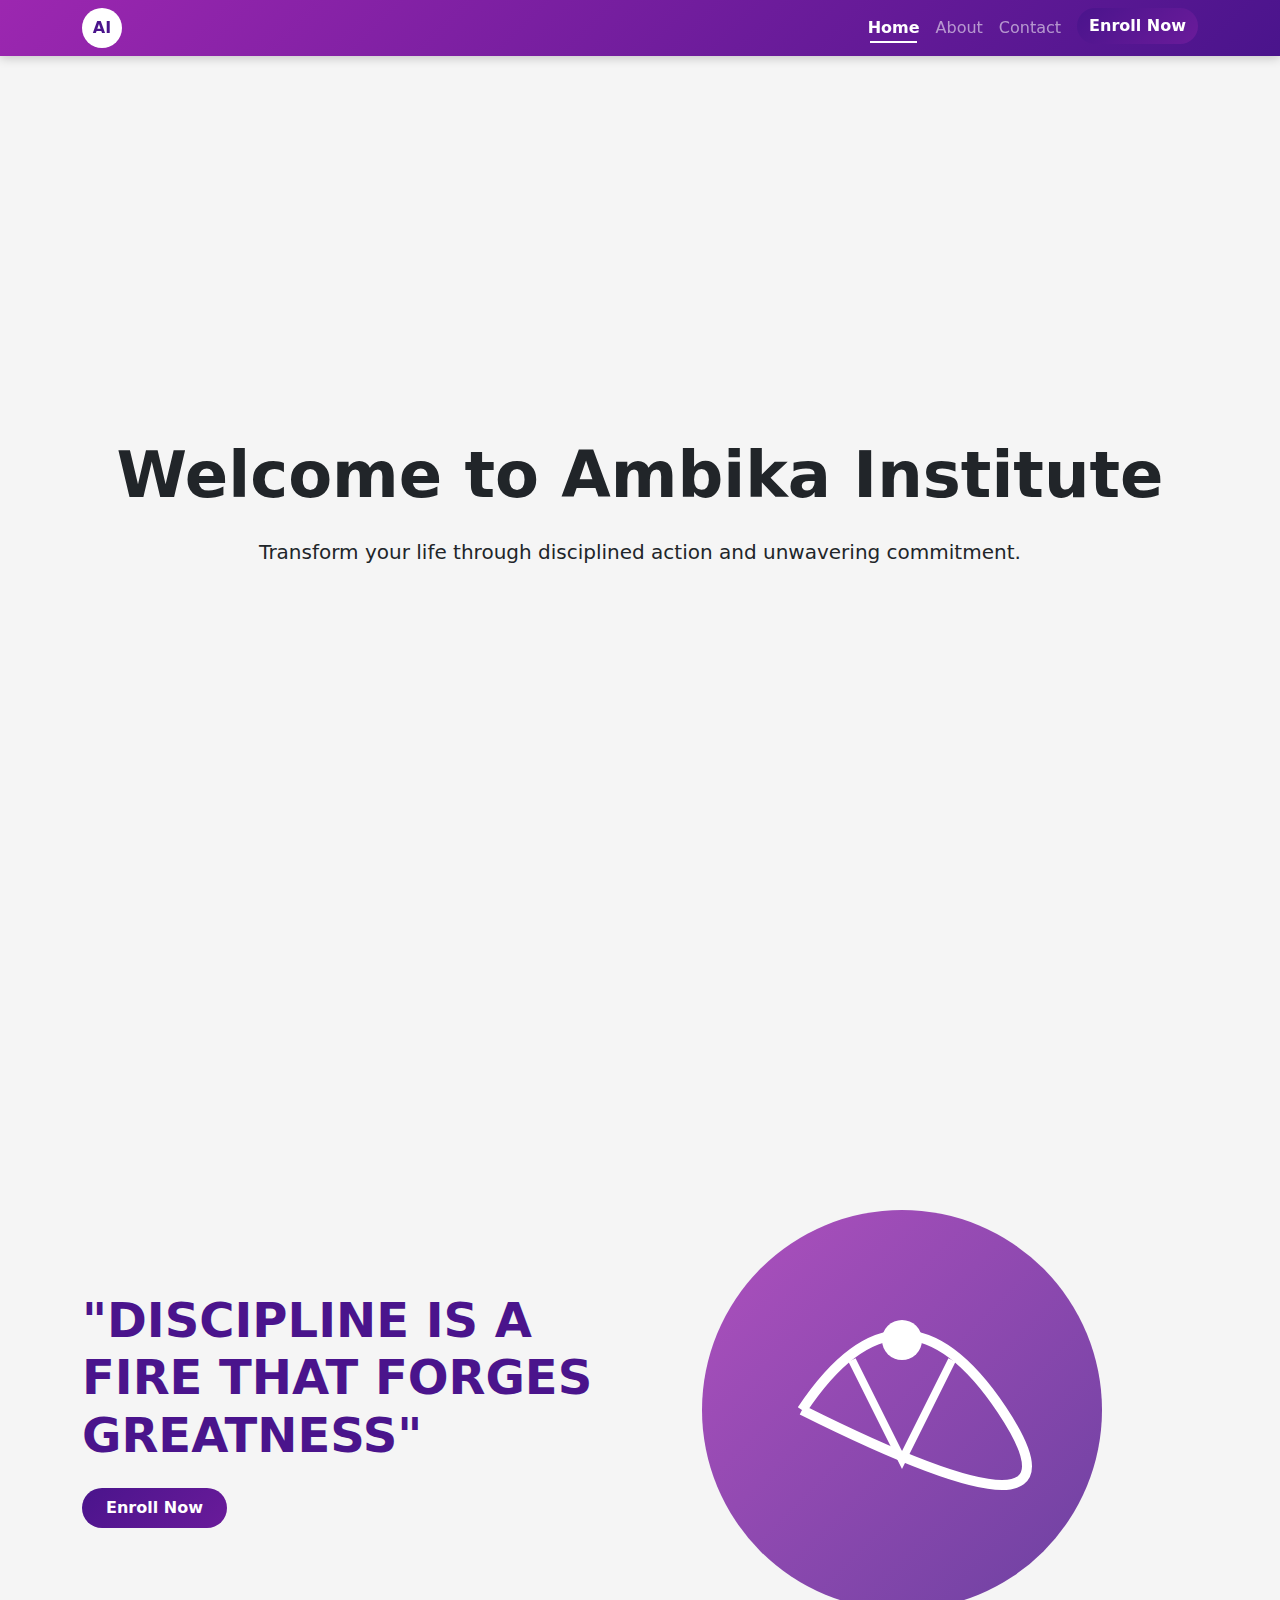
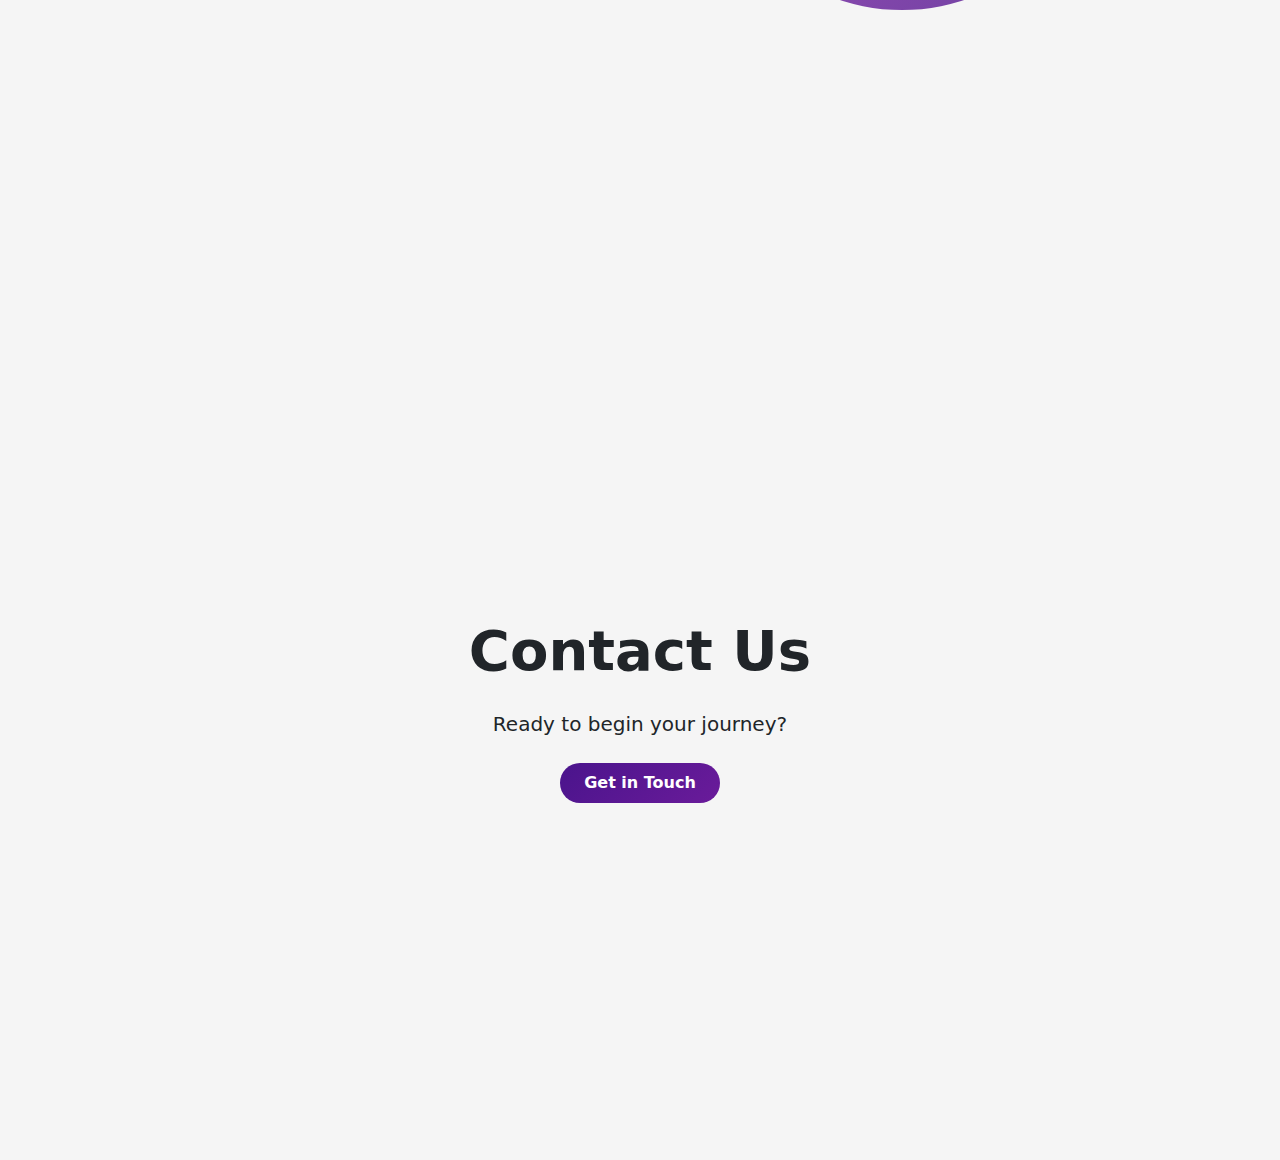
<file: index.html>
<!DOCTYPE html>
<html lang="en">
<head>
    <meta charset="UTF-8">
    <meta name="viewport" content="width=device-width, initial-scale=1.0">
    <title>Ambika Institute</title>
    <!-- Bootstrap CSS -->
    <link href="https://cdn.jsdelivr.net/npm/bootstrap@5.3.2/dist/css/bootstrap.min.css" rel="stylesheet">
    <!-- Custom CSS -->
    <link rel="stylesheet" href="style.css">
</head>
<body>
    <nav class="navbar navbar-expand-lg navbar-dark navbar-custom fixed-top">
        <div class="container">
            <a href="index.html" class="logo-link"> <!-- Added link wrapper -->
            <div class="logo">AI</div>
        </a>
            <button class="navbar-toggler" type="button" data-bs-toggle="offcanvas" data-bs-target="#mobileMenu">
                <span class="navbar-toggler-icon"></span>
            </button>
            <div class="collapse navbar-collapse" id="navbarNav">
                <ul class="navbar-nav ms-auto">
                    <li class="nav-item"><a class="nav-link" href="#home">Home</a></li>
                    <li class="nav-item"><a class="nav-link" href="#about">About</a></li>
                    <li class="nav-item"><a class="nav-link" href="#contact">Contact</a></li>
                    <li class="nav-item ms-lg-2"><a href="enroll.html" class="btn btn-enroll">Enroll Now</a></li>
                </ul>
            </div>
        </div>
    </nav>

    <div class="offcanvas offcanvas-start text-bg-dark" tabindex="-1" id="mobileMenu">
        <div class="offcanvas-header">
            <h5 class="offcanvas-title">Menu</h5>
            <button type="button" class="btn-close btn-close-white" data-bs-dismiss="offcanvas"></button>
        </div>
        <div class="offcanvas-body">
            <ul class="navbar-nav">
                <li class="nav-item"><a class="nav-link" href="#home" data-bs-dismiss="offcanvas">Home</a></li>
                <li class="nav-item"><a class="nav-link" href="#about" data-bs-dismiss="offcanvas">About</a></li>
                <li class="nav-item"><a class="nav-link" href="contact.html" data-bs-dismiss="offcanvas">Contact</a></li>
                <li class="nav-item mt-3"><a href="enroll.html" id="enrollMobileBtn" class="btn btn-enroll w-100">Enroll Now</a></li>
            </ul>
        </div>
    </div>

    <main>
        <section id="home" class="section">
            <div class="container text-center">
                <h1 class="display-3 fw-bold mb-4">Welcome to Ambika Institute</h1>
                <p class="lead">Transform your life through disciplined action and unwavering commitment.</p>
            </div>
        </section>

        <section id="about" class="section">
            <div class="container">
                <div class="row align-items-center">
                    <div class="col-lg-6 mb-4 mb-lg-0">
                        <p class="quote mb-4">"DISCIPLINE IS A FIRE THAT FORGES GREATNESS"</p>
                        <a href="enroll.html" class="btn btn-enroll px-4 py-2">Enroll Now</a>
                    </div>
                    <div class="col-lg-6">
                        <svg class="about-svg" viewBox="0 0 500 500" xmlns="http://www.w3.org/2000/svg">
                            <defs>
                                <linearGradient id="gradient" x1="0%" y1="0%" x2="100%" y2="100%">
                                    <stop offset="0%" stop-color="#9c27b0" />
                                    <stop offset="100%" stop-color="#4a148c" />
                                </linearGradient>
                            </defs>
                            <circle cx="250" cy="250" r="200" fill="url(#gradient)" opacity="0.8"/>
                            <path d="M150,250 Q250,100 350,250 T150,250" fill="none" stroke="white" stroke-width="10"/>
                            <path d="M200,200 L250,300 L300,200" fill="none" stroke="white" stroke-width="8"/>
                            <circle cx="250" cy="180" r="20" fill="white"/>
                        </svg>
                    </div>
                </div>
            </div>
        </section>

        <section id="contact" class="section">
            <div class="container text-center">
                <h1 class="display-4 fw-bold mb-4">Contact Us</h1>
                <p class="lead mb-4">Ready to begin your journey?</p>
                <a href="contact.html" class="btn btn-enroll px-4 py-2">Get in Touch</a>
            </div>
        </section>
    </main>

    <!-- Bootstrap JS Bundle with Popper -->
    <script src="https://cdn.jsdelivr.net/npm/bootstrap@5.3.2/dist/js/bootstrap.bundle.min.js"></script>
    <!-- Custom JS -->
    <script src="script.js"></script>
</body>
                      </html>
</file>
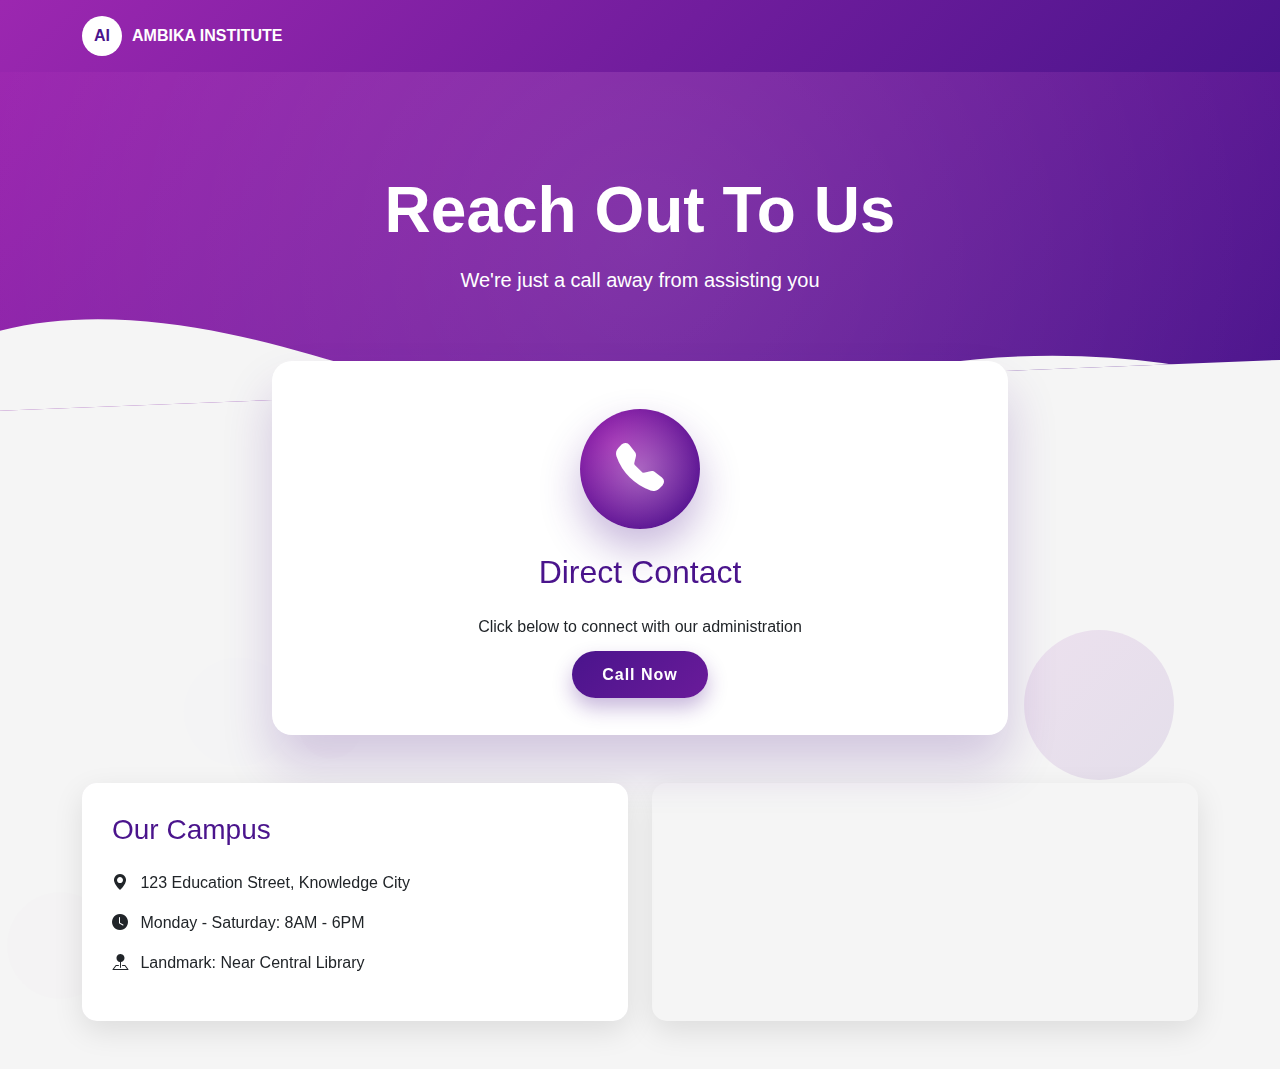
<file: contact.html>
<!DOCTYPE html>
<html lang="en">
<head>
    <meta charset="UTF-8">
    <meta name="viewport" content="width=device-width, initial-scale=1.0">
    <title>Contact | AMBIKA INSTITUTE</title>
    <link href="https://cdn.jsdelivr.net/npm/bootstrap@5.3.2/dist/css/bootstrap.min.css" rel="stylesheet">
    <style>
        :root {
            --purple-light: #9c27b0;
            --purple-medium: #7b1fa2;
            --purple-dark: #4a148c;
        }

        body {
            background-color: #f5f5f5;
            font-family: 'Segoe UI', Tahoma, Geneva, Verdana, sans-serif;
            overflow-x: hidden;
        }

        .contact-header {
            background: linear-gradient(135deg, var(--purple-light), var(--purple-dark));
            color: white;
            padding: 100px 0;
            clip-path: polygon(0 0, 100% 0, 100% 85%, 0 100%);
            position: relative;
            overflow: hidden;
        }

        .contact-header::before {
            content: '';
            position: absolute;
            width: 150%;
            height: 150%;
            top: -25%;
            left: -25%;
            background: radial-gradient(circle, rgba(255,255,255,0.1) 0%, transparent 70%);
            animation: pulse 8s infinite alternate;
        }

        .contact-container {
            perspective: 1000px;
            margin-top: -50px;
        }

        .contact-card {
            background: white;
            border-radius: 20px;
            box-shadow: 0 30px 50px rgba(74, 20, 140, 0.2);
            transform-style: preserve-3d;
            transition: all 0.8s cubic-bezier(0.25, 1, 0.5, 1);
            overflow: hidden;
            position: relative;
        }

        .contact-card:hover {
            transform: translateY(-10px) rotateX(5deg);
            box-shadow: 0 40px 70px rgba(74, 20, 140, 0.3);
        }

        .phone-orb {
            width: 120px;
            height: 120px;
            background: radial-gradient(circle at 30% 30%, var(--purple-light), var(--purple-dark));
            border-radius: 50%;
            display: flex;
            align-items: center;
            justify-content: center;
            margin: 0 auto;
            box-shadow: 0 20px 40px rgba(74, 20, 140, 0.3);
            transition: all 0.5s ease;
            animation: float 6s infinite ease-in-out;
            position: relative;
            overflow: hidden;
        }

        .phone-orb::before {
            content: '';
            position: absolute;
            width: 100%;
            height: 100%;
            background: radial-gradient(circle, rgba(255,255,255,0.3) 0%, transparent 70%);
            animation: shine 3s infinite;
        }

        .phone-icon {
            color: white;
            font-size: 3rem;
            transition: all 0.3s ease;
        }

        .call-btn {
            background: linear-gradient(135deg, var(--purple-dark), #6a1b9a);
            color: white;
            border: none;
            border-radius: 50px;
            padding: 15px 30px;
            font-weight: bold;
            letter-spacing: 1px;
            position: relative;
            overflow: hidden;
            transition: all 0.5s ease;
            box-shadow: 0 10px 20px rgba(74, 20, 140, 0.3);
            transform: translateZ(0);
            text-decoration: none;
        }

        .call-btn:hover {
            transform: translateY(-3px) scale(1.05);
            box-shadow: 0 15px 30px rgba(74, 20, 140, 0.4);
        }

        .call-btn:active {
            transform: translateY(1px);
        }

        .call-btn::after {
            content: '';
            position: absolute;
            top: 50%;
            left: 50%;
            width: 5px;
            height: 5px;
            background: rgba(255, 255, 255, 0.5);
            border-radius: 100%;
            transform: scale(1, 1) translate(-50%, -50%);
            transform-origin: 50% 50%;
            opacity: 0;
        }

        .call-btn:hover::after {
            animation: ripple 1s ease-out;
        }

        .floating-elements {
            position: absolute;
            width: 100%;
            height: 100%;
            top: 0;
            left: 0;
            pointer-events: none;
            z-index: -1;
        }

        .floating-element {
            position: absolute;
            background: linear-gradient(135deg, var(--purple-light), var(--purple-dark));
            opacity: 0.1;
            border-radius: 50%;
            animation: float 15s infinite linear;
        }

        @keyframes float {
            0% { transform: translateY(0) rotate(0deg); }
            50% { transform: translateY(-20px) rotate(180deg); }
            100% { transform: translateY(0) rotate(360deg); }
        }

        @keyframes pulse {
            0% { transform: scale(1); opacity: 0.1; }
            100% { transform: scale(1.2); opacity: 0.05; }
        }

        @keyframes shine {
            0% { transform: translate(-30%, -30%); }
            100% { transform: translate(30%, 30%); }
        }

        @keyframes ripple {
            0% { transform: scale(0, 0); opacity: 0.5; }
            100% { transform: scale(20, 20); opacity: 0; }
        }

        .wave-divider {
            position: absolute;
            bottom: 0;
            left: 0;
            width: 100%;
            overflow: hidden;
            line-height: 0;
            transform: rotate(180deg);
        }

        .wave-divider svg {
            position: relative;
            display: block;
            width: calc(100% + 1.3px);
            height: 100px;
        }

        .wave-divider .shape-fill {
            fill: #f5f5f5;
        }

        .address-box {
            background: white;
            border-radius: 15px;
            padding: 30px;
            box-shadow: 0 10px 30px rgba(0, 0, 0, 0.1);
            position: relative;
            overflow: hidden;
            transition: all 0.5s ease;
        }

        .address-box:hover {
            transform: translateY(-5px);
            box-shadow: 0 15px 40px rgba(74, 20, 140, 0.2);
        }

        .address-box::before {
            content: '';
            position: absolute;
            top: 0;
            left: 0;
            width: 100%;
            height: 100%;
            background: linear-gradient(135deg, rgba(156, 39, 176, 0.05), rgba(74, 20, 140, 0.05));
            z-index: -1;
        }

        .nav-brand {
            display: flex;
            align-items: center;
            font-weight: bold;
            color: white;
            text-decoration: none;
        }

        .nav-brand .logo {
            width: 40px;
            height: 40px;
            border-radius: 50%;
            background-color: white;
            display: flex;
            align-items: center;
            justify-content: center;
            color: var(--purple-dark);
            font-weight: bold;
            margin-right: 10px;
        }

        .map-container {
            border-radius: 15px;
            overflow: hidden;
            box-shadow: 0 10px 30px rgba(0, 0, 0, 0.1);
            transition: all 0.5s ease;
            height: 300px;
        }

        .map-container:hover {
            transform: scale(1.02);
            box-shadow: 0 15px 40px rgba(74, 20, 140, 0.2);
        }

        @media (max-width: 768px) {
            .contact-header {
                padding: 80px 0;
                clip-path: polygon(0 0, 100% 0, 100% 90%, 0 100%);
            }
            
            .phone-orb {
                width: 100px;
                height: 100px;
            }
        }
    </style>
</head>
<body>
    <!-- Floating Background Elements -->
    <div class="floating-elements">
        <div class="floating-element" style="width: 200px; height: 200px; top: 10%; left: 5%; animation-duration: 20s;"></div>
        <div class="floating-element" style="width: 150px; height: 150px; top: 70%; left: 80%; animation-duration: 15s;"></div>
        <div class="floating-element" style="width: 100px; height: 100px; top: 40%; left: 60%; animation-duration: 25s;"></div>
    </div>

    <!-- Navbar -->
    <nav class="navbar navbar-dark py-3" style="background: linear-gradient(135deg, var(--purple-light), var(--purple-dark));">
        <div class="container">
            <a href="index.html" class="nav-brand">
                <div class="logo">AI</div>
                <span>AMBIKA INSTITUTE</span>
            </a>
        </div>
    </nav>

    <!-- Header -->
    <header class="contact-header text-center">
        <div class="container">
            <h1 class="display-3 fw-bold mb-3">Reach Out To Us</h1>
            <p class="lead">We're just a call away from assisting you</p>
        </div>
        
        <!-- Wave Divider -->
        <div class="wave-divider">
            <svg data-name="Layer 1" xmlns="http://www.w3.org/2000/svg" viewBox="0 0 1200 120" preserveAspectRatio="none">
                <path d="M321.39,56.44c58-10.79,114.16-30.13,172-41.86,82.39-16.72,168.19-17.73,250.45-.39C823.78,31,906.67,72,985.66,92.83c70.05,18.48,146.53,26.09,214.34,3V0H0V27.35A600.21,600.21,0,0,0,321.39,56.44Z" class="shape-fill"></path>
            </svg>
        </div>
    </header>

    <!-- Main Content -->
    <main class="container mb-5">
        <div class="row justify-content-center">
            <div class="col-lg-8">
                <div class="contact-container mb-5">
                    <div class="contact-card p-5 text-center">
                        <div class="phone-orb mb-4">
                            <i class="bi bi-telephone-fill phone-icon"></i>
                        </div>
                        <h2 class="mb-4" style="color: var(--purple-dark);">Direct Contact</h2>
                        <p class="mb-4">Click below to connect with our administration</p>
                        <a href="tel:+919876543210" class="call-btn">
                            Call Now
                        </a>
                    </div>
                </div>
            </div>
        </div>

        <div class="row g-4">
            <div class="col-md-6">
                <div class="address-box h-100">
                    <h3 class="mb-4" style="color: var(--purple-dark);">Our Campus</h3>
                    <p class="mb-3"><i class="bi bi-geo-alt-fill me-2"></i> 123 Education Street, Knowledge City</p>
                    <p class="mb-3"><i class="bi bi-clock-fill me-2"></i> Monday - Saturday: 8AM - 6PM</p>
                    <p><i class="bi bi-pin-map-fill me-2"></i> Landmark: Near Central Library</p>
                </div>
            </div>
            <div class="col-md-6">
                <div class="map-container h-100">
                    <iframe src="https://www.google.com/maps/embed?pb=!1m18!1m12!1m3!1d3503.837260087026!2d77.2079144150816!3d28.57508298243993!2m3!1f0!2f0!3f0!3m2!1i1024!2i768!4f13.1!3m3!1m2!1s0x390ce2a20e78f3c3%3A0x49f1b1b1a5b5b5b5!2sAMBIKA%20INSTITUTE!5e0!3m2!1sen!2sin!4v1620000000000!5m2!1sen!2sin" 
                            width="100%" height="100%" style="border:0;" allowfullscreen="" loading="lazy"></iframe>
                </div>
            </div>
        </div>
    </main>

    <!-- Bootstrap Icons -->
    <link rel="stylesheet" href="https://cdn.jsdelivr.net/npm/bootstrap-icons@1.8.0/font/bootstrap-icons.css">
    
    <!-- Bootstrap JS -->
    <script src="https://cdn.jsdelivr.net/npm/bootstrap@5.3.2/dist/js/bootstrap.bundle.min.js"></script>
    
    <script>
        // Generate additional floating elements
        function createFloatingElements() {
            const container = document.querySelector('.floating-elements');
            const colors = ['rgba(156, 39, 176, 0.1)', 'rgba(123, 31, 162, 0.1)', 'rgba(74, 20, 140, 0.1)'];
            
            for (let i = 0; i < 5; i++) {
                const element = document.createElement('div');
                element.className = 'floating-element';
                
                const size = Math.random() * 100 + 50;
                const duration = Math.random() * 15 + 10;
                const delay = Math.random() * 5;
                const color = colors[Math.floor(Math.random() * colors.length)];
                
                element.style.width = `${size}px`;
                element.style.height = `${size}px`;
                element.style.top = `${Math.random() * 100}%`;
                element.style.left = `${Math.random() * 100}%`;
                element.style.animationDuration = `${duration}s`;
                element.style.animationDelay = `${delay}s`;
                element.style.background = color;
                element.style.opacity = Math.random() * 0.1 + 0.05;
                
                container.appendChild(element);
            }
        }

        // Phone orb hover effect
        document.querySelector('.phone-orb').addEventListener('mouseenter', function() {
            this.style.transform = 'scale(1.1)';
            this.querySelector('.phone-icon').style.transform = 'scale(1.2)';
        });

        document.querySelector('.phone-orb').addEventListener('mouseleave', function() {
            this.style.transform = 'scale(1)';
            this.querySelector('.phone-icon').style.transform = 'scale(1)';
        });

        // Initialize on load
        window.addEventListener('load', function() {
            createFloatingElements();
        });
    </script>
</body>
  </html>
</file>
<file: style.css>
:root {
    --purple-light: #9c27b0;
    --purple-medium: #7b1fa2;
    --purple-dark: #4a148c;
    --text-light: #f3e5f5;
}

body {
    background-color: #f5f5f5;
    padding-top: 60px;
}

.navbar-custom {
    background: linear-gradient(135deg, var(--purple-light), var(--purple-dark));
    box-shadow: 0 2px 10px rgba(0, 0, 0, 0.2);
}

.logo {
    width: 40px;
    height: 40px;
    border-radius: 50%;
    background-color: white;
    display: flex;
    justify-content: center;
    align-items: center;
    color: var(--purple-dark);
    font-weight: bold;
    font-size: 1rem;
}

.btn-enroll {
    background: linear-gradient(135deg, var(--purple-dark), #6a1b9a);
    color: white;
    border: none;
    border-radius: 25px;
    font-weight: bold;
    transition: all 0.3s;
}

.btn-enroll:hover {
    transform: translateY(-2px);
    box-shadow: 0 6px 12px rgba(0, 0, 0, 0.3);
    color: white;
    background: linear-gradient(135deg, #6a1b9a, var(--purple-dark));
}

.quote {
    font-size: 3rem;
    font-weight: bold;
    color: var(--purple-dark);
    line-height: 1.2;
}

.section {
    min-height: 100vh;
    display: flex;
    justify-content: center;
    align-items: center;
    padding: 2rem 0;
}

.about-svg {
    width: 100%;
    max-width: 500px;
    height: auto;
}

.nav-link.active {
    font-weight: bold;
    position: relative;
}

.nav-link.active::after {
    content: '';
    position: absolute;
    bottom: 5px;
    left: 15%;
    width: 70%;
    height: 2px;
    background-color: white;
}

@media (max-width: 768px) {
    .quote {
        font-size: 2rem;
    }
    
    .section {
        padding: 4rem 0;
    }
    
    .offcanvas {
        width: 70% !important;
    }
}
.logo-link {
    display: flex; /* Maintain alignment */
    text-decoration: none; /* Remove underline */
}

.logo-link:hover .logo {
    transform: scale(1.1); /* Add hover effect */
}

.logo-link {
    display: flex; /* Maintain alignment */
    text-decoration: none; /* Remove underline */
}

.logo-link:hover .logo {
    transform: scale(1.1); /* Add hover effect */
  }
</file>
